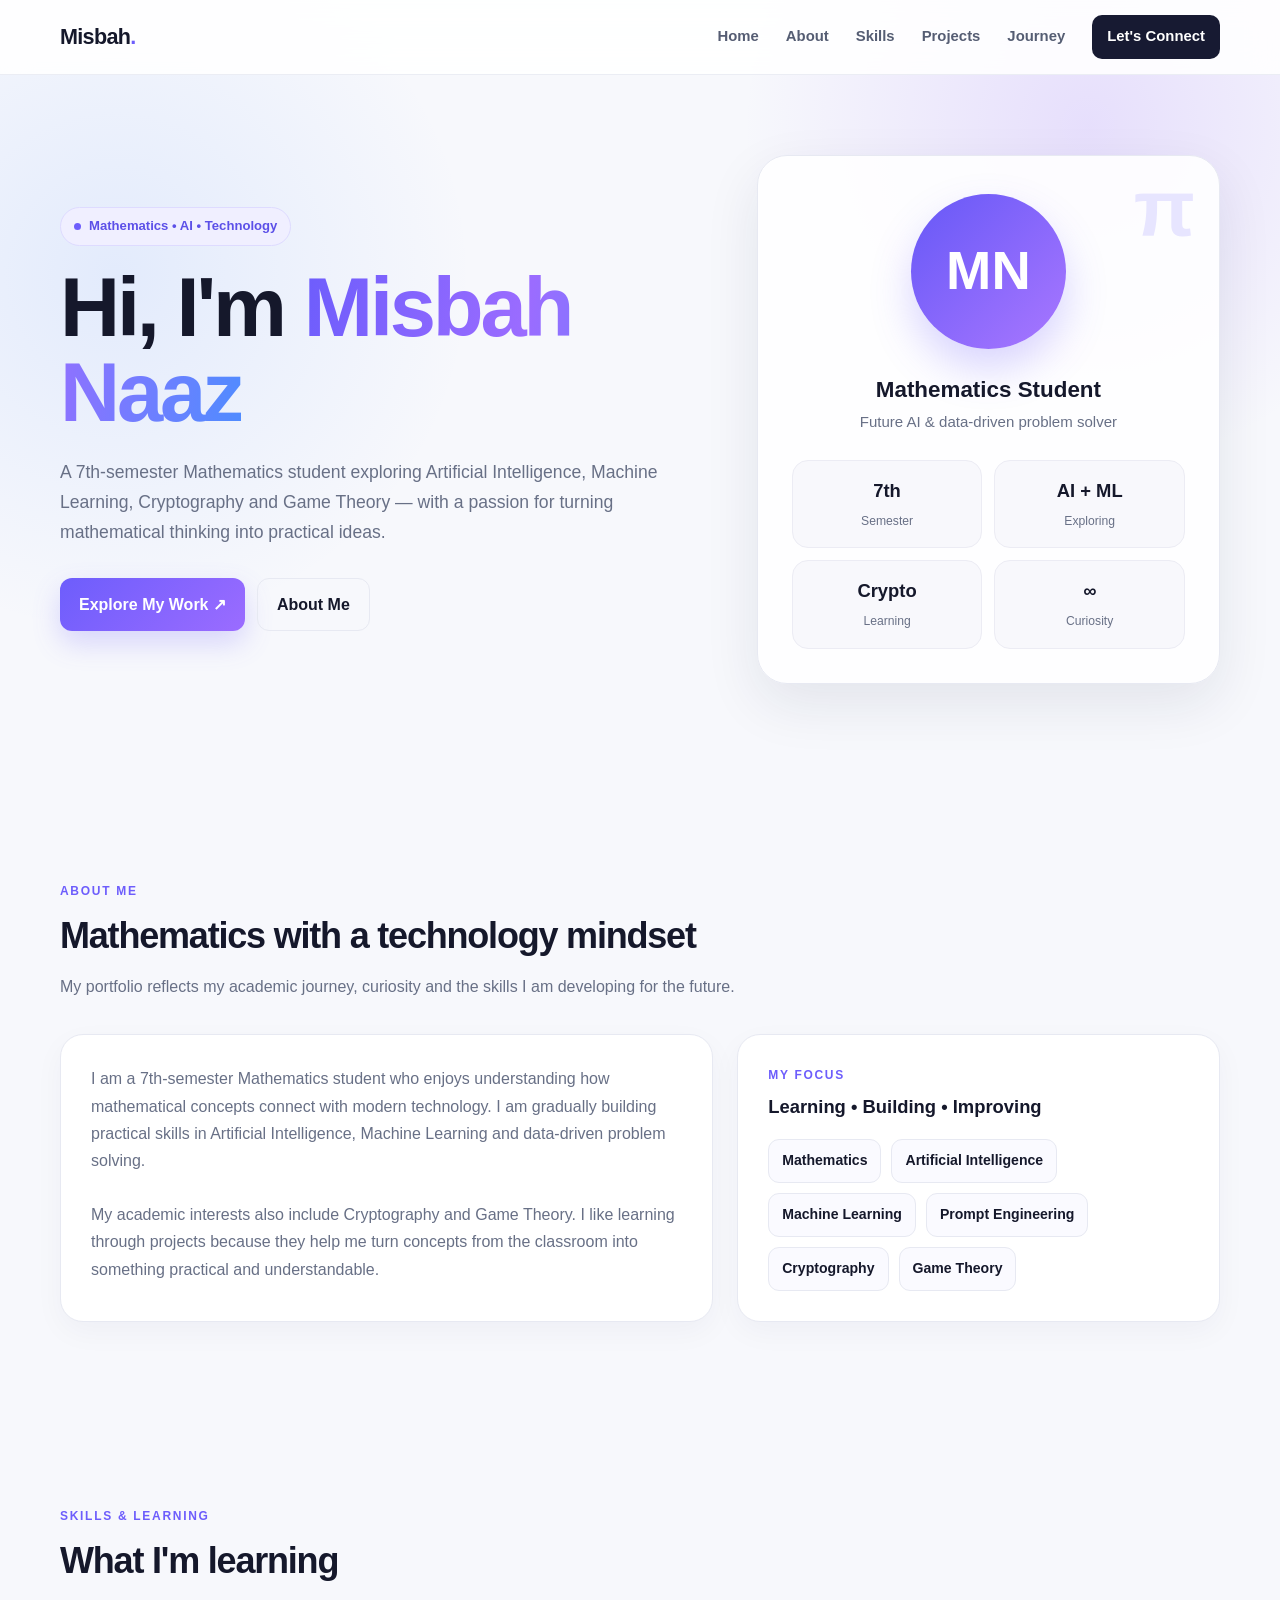
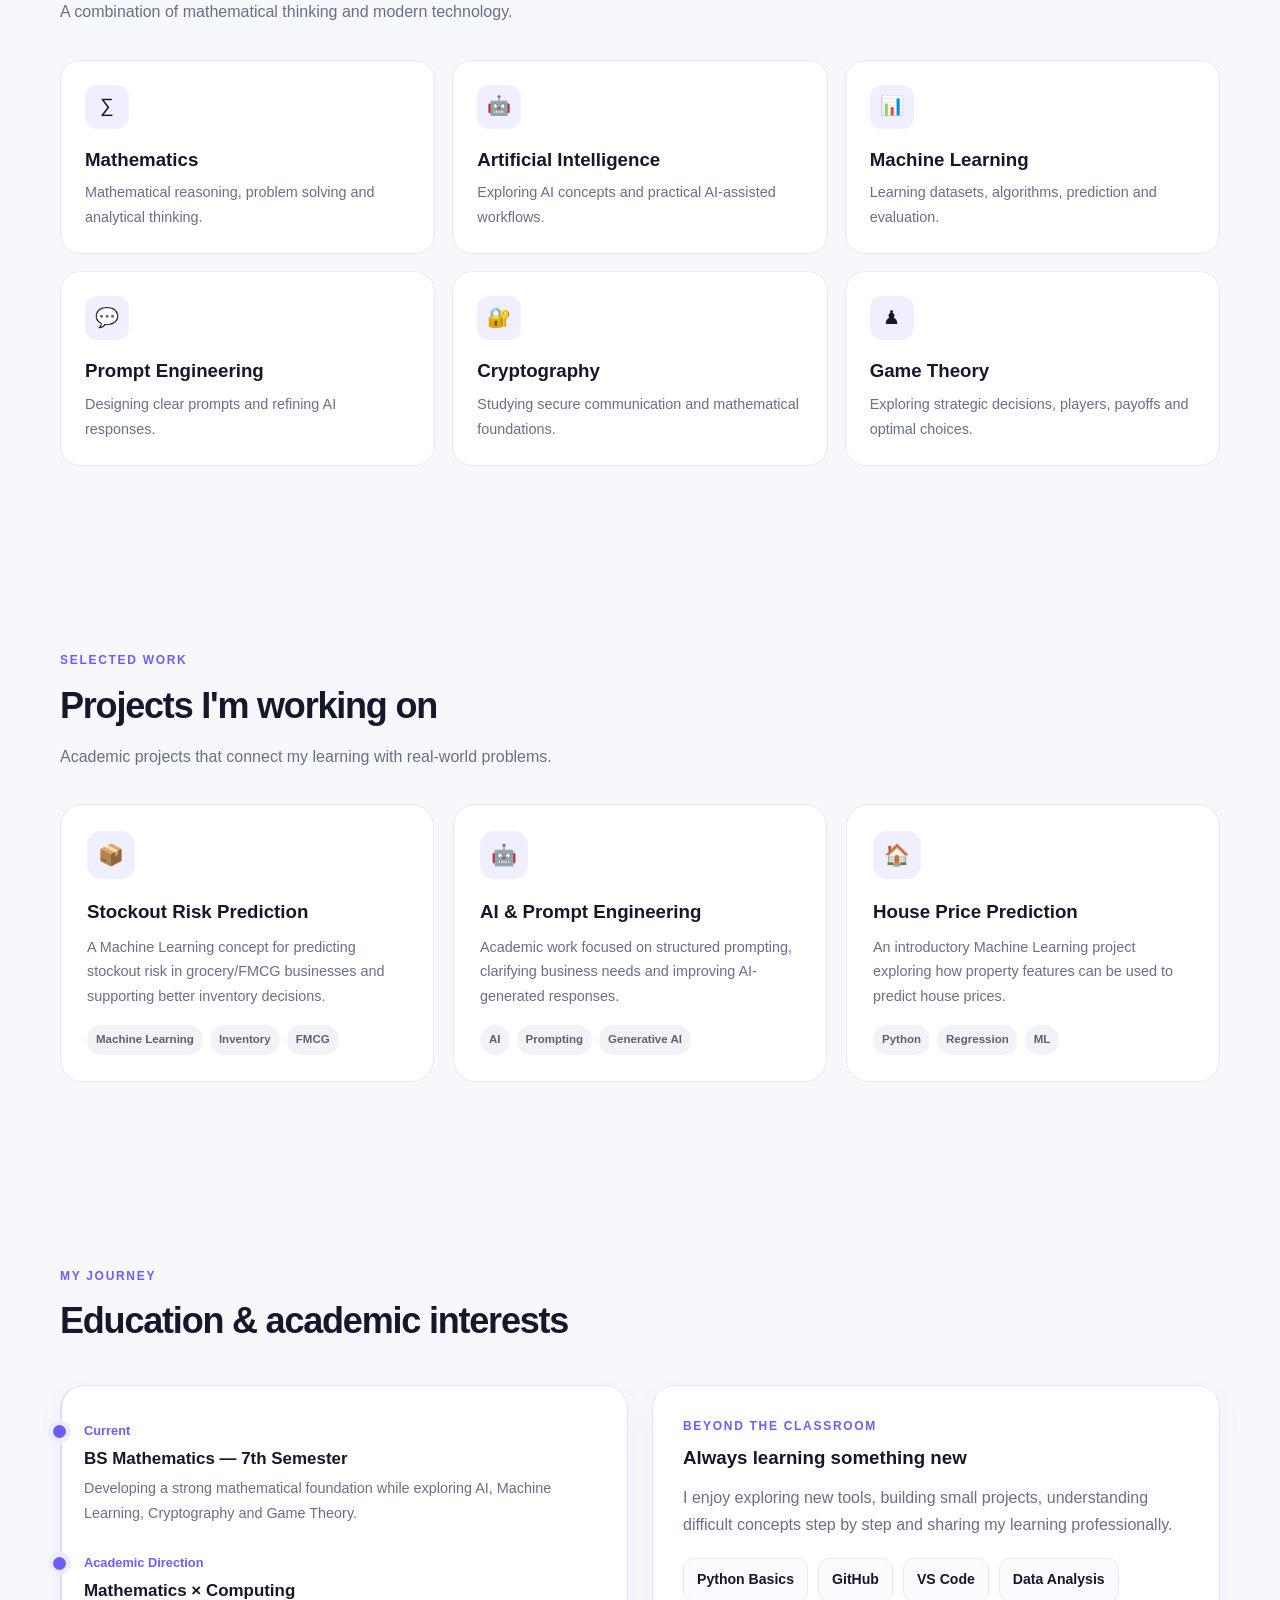
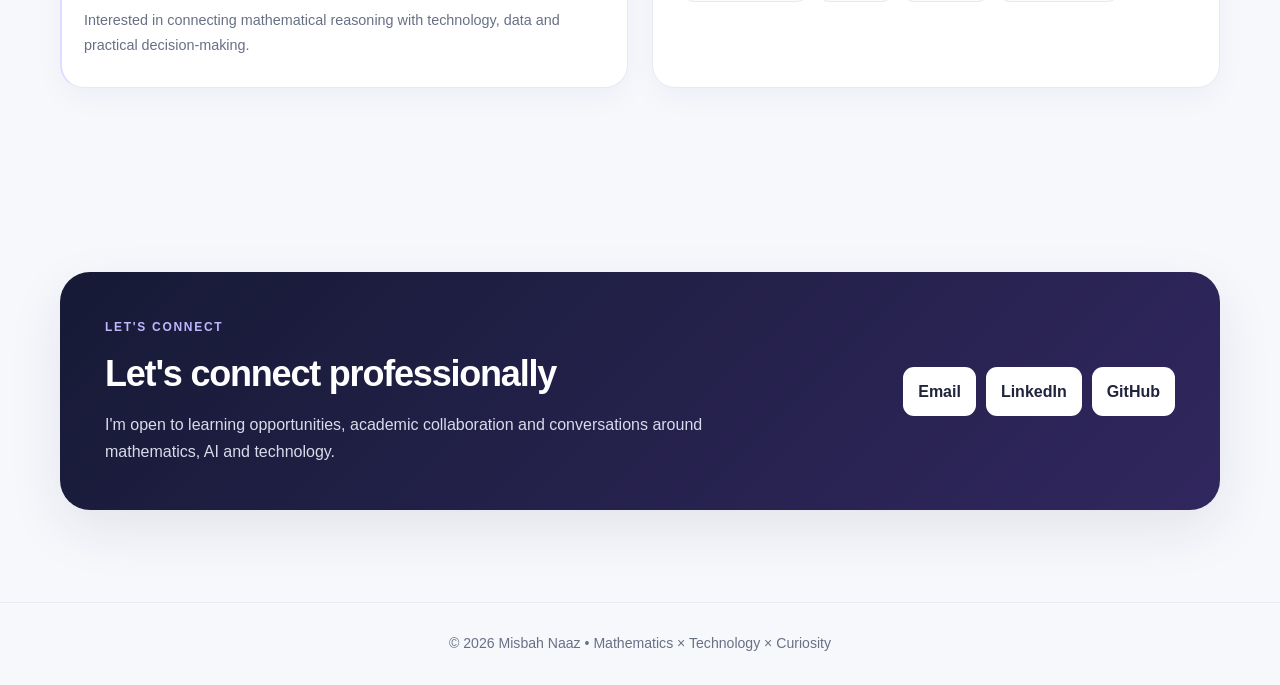
<file: Misbah_Naaz_Portfolio.html>
<!DOCTYPE html>
<html lang="en">
<head>
<meta charset="UTF-8">
<meta name="viewport" content="width=device-width, initial-scale=1.0">
<title>Misbah Naaz | Mathematics × Technology</title>
<meta name="description" content="Portfolio of Misbah Naaz — Mathematics student exploring AI, Machine Learning, Cryptography, Game Theory and technology.">
<style>
:root{
  --bg:#f7f8fc; --surface:#fff; --ink:#15182b; --muted:#687086;
  --purple:#6d5dfc; --purple2:#9b6cff; --blue:#4f8cff;
  --line:#e7e9f2; --soft:#f0efff; --dark:#171a32;
  --shadow:0 20px 55px rgba(25,28,65,.09);
}
*{box-sizing:border-box;margin:0;padding:0}
html{scroll-behavior:smooth}
body{font-family:Inter,Segoe UI,Arial,sans-serif;background:var(--bg);color:var(--ink);line-height:1.7}
a{text-decoration:none;color:inherit}
.container{width:min(1160px,92%);margin:auto}

/* NAV */
nav{position:fixed;z-index:50;top:0;left:0;right:0;background:rgba(255,255,255,.88);backdrop-filter:blur(15px);border-bottom:1px solid rgba(231,233,242,.8)}
.nav-inner{height:74px;display:flex;align-items:center;justify-content:space-between}
.logo{font-size:1.35rem;font-weight:850;letter-spacing:-.7px}
.logo span{color:var(--purple)}
.nav-links{display:flex;gap:27px;align-items:center;color:#555d73;font-size:.93rem;font-weight:700}
.nav-links a{transition:.2s}.nav-links a:hover{color:var(--purple)}
.nav-cta{padding:9px 15px;border-radius:10px;background:var(--dark);color:#fff!important}
.menu{display:none;background:none;border:0;font-size:1.55rem}

/* HERO */
.hero{padding:155px 0 105px;overflow:hidden;background:
radial-gradient(circle at 85% 16%,rgba(155,108,255,.18),transparent 27%),
radial-gradient(circle at 9% 35%,rgba(79,140,255,.12),transparent 28%)}
.hero-grid{display:grid;grid-template-columns:1.15fr .85fr;gap:70px;align-items:center}
.kicker{display:inline-flex;align-items:center;gap:8px;background:var(--soft);color:#5c50e8;border:1px solid #dedbff;padding:7px 13px;border-radius:999px;font-size:.82rem;font-weight:800;margin-bottom:20px}
.kicker:before{content:"";width:7px;height:7px;border-radius:50%;background:var(--purple)}
h1{font-size:clamp(3rem,6.5vw,5.6rem);line-height:1.02;letter-spacing:-3.2px;margin-bottom:23px}
.gradient{background:linear-gradient(100deg,var(--purple),var(--purple2),var(--blue));-webkit-background-clip:text;background-clip:text;color:transparent}
.hero-text{font-size:1.1rem;color:var(--muted);max-width:690px;margin-bottom:30px}
.buttons{display:flex;gap:12px;flex-wrap:wrap}
.btn{display:inline-flex;align-items:center;justify-content:center;padding:12px 19px;border-radius:12px;font-weight:800;border:1px solid var(--line);transition:.25s}
.btn:hover{transform:translateY(-2px)}
.btn.primary{color:#fff;border:0;background:linear-gradient(135deg,var(--purple),var(--purple2));box-shadow:0 12px 28px rgba(109,93,252,.23)}
.hero-card{position:relative;background:rgba(255,255,255,.9);border:1px solid var(--line);border-radius:30px;padding:34px;box-shadow:var(--shadow)}
.hero-card:before{content:"π";position:absolute;right:24px;top:13px;color:#e7e5ff;font-size:5rem;font-weight:900;line-height:1}
.avatar{width:155px;height:155px;border-radius:50%;display:grid;place-items:center;margin:4px auto 22px;background:linear-gradient(135deg,#6658f7,#a977ff);color:#fff;font-size:3.4rem;font-weight:900;box-shadow:0 20px 40px rgba(109,93,252,.25)}
.hero-card h3{text-align:center;font-size:1.4rem}.hero-card p{text-align:center;color:var(--muted);font-size:.94rem}
.stats{display:grid;grid-template-columns:1fr 1fr;gap:12px;margin-top:25px}
.stat{background:#f8f8fc;border:1px solid #ececf4;border-radius:16px;padding:14px;text-align:center}
.stat strong{display:block;font-size:1.15rem}.stat span{font-size:.76rem;color:var(--muted)}

/* SECTIONS */
section{padding:92px 0}
.section-head{margin-bottom:34px}
.eyebrow{text-transform:uppercase;letter-spacing:1.7px;color:var(--purple);font-size:.75rem;font-weight:900}
h2{font-size:2.25rem;letter-spacing:-1.2px;margin-top:4px}
.section-head p{color:var(--muted);max-width:720px;margin-top:7px}
.about-grid{display:grid;grid-template-columns:1.15fr .85fr;gap:24px}
.card{background:var(--surface);border:1px solid var(--line);border-radius:23px;padding:30px;box-shadow:0 10px 30px rgba(31,35,70,.04)}
.card p{color:var(--muted)}
.focus-title{font-size:1.15rem;margin:5px 0 17px}
.pills{display:flex;flex-wrap:wrap;gap:10px}
.pill{padding:9px 13px;border-radius:11px;background:#fafaff;border:1px solid var(--line);font-weight:750;font-size:.88rem}

/* SKILLS */
.skills-grid{display:grid;grid-template-columns:repeat(3,1fr);gap:17px}
.skill-card{background:#fff;border:1px solid var(--line);border-radius:20px;padding:24px;transition:.25s}
.skill-card:hover{transform:translateY(-5px);box-shadow:var(--shadow)}
.skill-icon{width:44px;height:44px;border-radius:12px;background:var(--soft);display:grid;place-items:center;font-size:1.2rem;margin-bottom:15px}
.skill-card h3{margin-bottom:5px}.skill-card p{font-size:.9rem;color:var(--muted)}

/* PROJECTS */
.projects{display:grid;grid-template-columns:repeat(3,1fr);gap:19px}
.project{background:#fff;border:1px solid var(--line);border-radius:22px;padding:26px;transition:.25s}
.project:hover{transform:translateY(-6px);box-shadow:var(--shadow)}
.project-icon{width:48px;height:48px;border-radius:14px;background:var(--soft);display:grid;place-items:center;font-size:1.3rem;margin-bottom:17px}
.project h3{margin-bottom:7px}.project p{color:var(--muted);font-size:.9rem}
.tags{display:flex;flex-wrap:wrap;gap:7px;margin-top:17px}.tag{font-size:.72rem;padding:5px 9px;border-radius:999px;background:#f2f3f8;color:#596177;font-weight:700}

/* JOURNEY */
.journey{display:grid;grid-template-columns:1fr 1fr;gap:24px}
.timeline{border-left:2px solid #dedcff;padding-left:22px}
.timeline-item{position:relative;margin-bottom:23px}
.timeline-item:last-child{margin-bottom:0}
.timeline-item:before{content:"";position:absolute;left:-31px;top:9px;width:13px;height:13px;border-radius:50%;background:var(--purple);box-shadow:0 0 0 5px #eeecff}
.timeline-item span{color:var(--purple);font-weight:800;font-size:.8rem}.timeline-item h3{font-size:1.06rem;margin:2px 0}.timeline-item p{font-size:.9rem;color:var(--muted)}

/* CONTACT */
.contact-box{background:linear-gradient(135deg,#161a35,#31275f);border-radius:30px;padding:45px;color:#fff;display:grid;grid-template-columns:1fr auto;gap:35px;align-items:center;box-shadow:var(--shadow)}
.contact-box h2{margin-top:5px}.contact-box p{color:#d9daea;max-width:650px;margin-top:7px}
.contact-links{display:flex;flex-wrap:wrap;gap:10px}.contact-links a{background:#fff;color:#20233c;padding:11px 15px;border-radius:11px;font-weight:800}

footer{padding:29px 0;border-top:1px solid var(--line);text-align:center;color:var(--muted);font-size:.88rem}

/* MOBILE */
@media(max-width:850px){
 .nav-links{display:none;position:absolute;top:74px;left:0;right:0;background:#fff;padding:20px;flex-direction:column;border-bottom:1px solid var(--line)}
 .nav-links.open{display:flex}.menu{display:block}
 .hero-grid,.about-grid,.journey,.contact-box{grid-template-columns:1fr}
 .skills-grid,.projects{grid-template-columns:1fr 1fr}
 .hero{padding-top:125px}.hero-card{max-width:520px;margin:auto}
}
@media(max-width:560px){
 .skills-grid,.projects{grid-template-columns:1fr}
 h1{font-size:3rem;letter-spacing:-2px}.hero-text{font-size:1rem}
 section{padding:70px 0}.contact-box{padding:30px}
}
</style>
</head>
<body>

<nav>
 <div class="container nav-inner">
  <a class="logo" href="#home">Misbah<span>.</span></a>
  <button class="menu" aria-label="Open menu" onclick="document.querySelector('.nav-links').classList.toggle('open')">☰</button>
  <div class="nav-links">
   <a href="#home">Home</a><a href="#about">About</a><a href="#skills">Skills</a>
   <a href="#projects">Projects</a><a href="#journey">Journey</a><a href="#contact" class="nav-cta">Let's Connect</a>
  </div>
 </div>
</nav>

<header id="home" class="hero">
 <div class="container hero-grid">
  <div>
   <div class="kicker">Mathematics • AI • Technology</div>
   <h1>Hi, I'm <span class="gradient">Misbah Naaz</span></h1>
   <p class="hero-text">A 7th-semester Mathematics student exploring Artificial Intelligence, Machine Learning, Cryptography and Game Theory — with a passion for turning mathematical thinking into practical ideas.</p>
   <div class="buttons">
    <a class="btn primary" href="#projects">Explore My Work ↗</a>
    <a class="btn" href="#about">About Me</a>
   </div>
  </div>

  <div class="hero-card">
   <div class="avatar">MN</div>
   <h3>Mathematics Student</h3>
   <p>Future AI & data-driven problem solver</p>
   <div class="stats">
    <div class="stat"><strong>7th</strong><span>Semester</span></div>
    <div class="stat"><strong>AI + ML</strong><span>Exploring</span></div>
    <div class="stat"><strong>Crypto</strong><span>Learning</span></div>
    <div class="stat"><strong>∞</strong><span>Curiosity</span></div>
   </div>
  </div>
 </div>
</header>

<section id="about">
 <div class="container">
  <div class="section-head"><div class="eyebrow">About Me</div><h2>Mathematics with a technology mindset</h2><p>My portfolio reflects my academic journey, curiosity and the skills I am developing for the future.</p></div>
  <div class="about-grid">
   <div class="card">
    <p>I am a 7th-semester Mathematics student who enjoys understanding how mathematical concepts connect with modern technology. I am gradually building practical skills in Artificial Intelligence, Machine Learning and data-driven problem solving.</p>
    <br>
    <p>My academic interests also include Cryptography and Game Theory. I like learning through projects because they help me turn concepts from the classroom into something practical and understandable.</p>
   </div>
   <div class="card">
    <div class="eyebrow">My Focus</div>
    <h3 class="focus-title">Learning • Building • Improving</h3>
    <div class="pills">
     <span class="pill">Mathematics</span><span class="pill">Artificial Intelligence</span>
     <span class="pill">Machine Learning</span><span class="pill">Prompt Engineering</span>
     <span class="pill">Cryptography</span><span class="pill">Game Theory</span>
    </div>
   </div>
  </div>
 </div>
</section>

<section id="skills">
 <div class="container">
  <div class="section-head"><div class="eyebrow">Skills & Learning</div><h2>What I'm learning</h2><p>A combination of mathematical thinking and modern technology.</p></div>
  <div class="skills-grid">
   <div class="skill-card"><div class="skill-icon">∑</div><h3>Mathematics</h3><p>Mathematical reasoning, problem solving and analytical thinking.</p></div>
   <div class="skill-card"><div class="skill-icon">🤖</div><h3>Artificial Intelligence</h3><p>Exploring AI concepts and practical AI-assisted workflows.</p></div>
   <div class="skill-card"><div class="skill-icon">📊</div><h3>Machine Learning</h3><p>Learning datasets, algorithms, prediction and evaluation.</p></div>
   <div class="skill-card"><div class="skill-icon">💬</div><h3>Prompt Engineering</h3><p>Designing clear prompts and refining AI responses.</p></div>
   <div class="skill-card"><div class="skill-icon">🔐</div><h3>Cryptography</h3><p>Studying secure communication and mathematical foundations.</p></div>
   <div class="skill-card"><div class="skill-icon">♟</div><h3>Game Theory</h3><p>Exploring strategic decisions, players, payoffs and optimal choices.</p></div>
  </div>
 </div>
</section>

<section id="projects">
 <div class="container">
  <div class="section-head"><div class="eyebrow">Selected Work</div><h2>Projects I'm working on</h2><p>Academic projects that connect my learning with real-world problems.</p></div>
  <div class="projects">
   <article class="project">
    <div class="project-icon">📦</div><h3>Stockout Risk Prediction</h3>
    <p>A Machine Learning concept for predicting stockout risk in grocery/FMCG businesses and supporting better inventory decisions.</p>
    <div class="tags"><span class="tag">Machine Learning</span><span class="tag">Inventory</span><span class="tag">FMCG</span></div>
   </article>
   <article class="project">
    <div class="project-icon">🤖</div><h3>AI & Prompt Engineering</h3>
    <p>Academic work focused on structured prompting, clarifying business needs and improving AI-generated responses.</p>
    <div class="tags"><span class="tag">AI</span><span class="tag">Prompting</span><span class="tag">Generative AI</span></div>
   </article>
   <article class="project">
    <div class="project-icon">🏠</div><h3>House Price Prediction</h3>
    <p>An introductory Machine Learning project exploring how property features can be used to predict house prices.</p>
    <div class="tags"><span class="tag">Python</span><span class="tag">Regression</span><span class="tag">ML</span></div>
   </article>
  </div>
 </div>
</section>

<section id="journey">
 <div class="container">
  <div class="section-head"><div class="eyebrow">My Journey</div><h2>Education & academic interests</h2></div>
  <div class="journey">
   <div class="card timeline">
    <div class="timeline-item"><span>Current</span><h3>BS Mathematics — 7th Semester</h3><p>Developing a strong mathematical foundation while exploring AI, Machine Learning, Cryptography and Game Theory.</p></div>
    <div class="timeline-item"><span>Academic Direction</span><h3>Mathematics × Computing</h3><p>Interested in connecting mathematical reasoning with technology, data and practical decision-making.</p></div>
   </div>
   <div class="card">
    <div class="eyebrow">Beyond the Classroom</div>
    <h3 style="margin:5px 0 10px">Always learning something new</h3>
    <p>I enjoy exploring new tools, building small projects, understanding difficult concepts step by step and sharing my learning professionally.</p>
    <div class="pills" style="margin-top:20px"><span class="pill">Python Basics</span><span class="pill">GitHub</span><span class="pill">VS Code</span><span class="pill">Data Analysis</span></div>
   </div>
  </div>
 </div>
</section>

<section id="contact">
 <div class="container">
  <div class="contact-box">
   <div>
    <div class="eyebrow" style="color:#bdb7ff">Let's Connect</div>
    <h2>Let's connect professionally</h2>
    <p>I'm open to learning opportunities, academic collaboration and conversations around mathematics, AI and technology.</p>
   </div>
   <div class="contact-links">
    <a href="mailto:your-email@example.com">Email</a>
    <a href="https://www.linkedin.com/" target="_blank" rel="noopener">LinkedIn</a>
    <a href="https://github.com/" target="_blank" rel="noopener">GitHub</a>
   </div>
  </div>
 </div>
</section>

<footer>© 2026 Misbah Naaz • Mathematics × Technology × Curiosity</footer>

<script>
document.querySelectorAll('.nav-links a').forEach(a=>a.addEventListener('click',()=>document.querySelector('.nav-links').classList.remove('open')));
</script>
</body>
</html>
</file>
